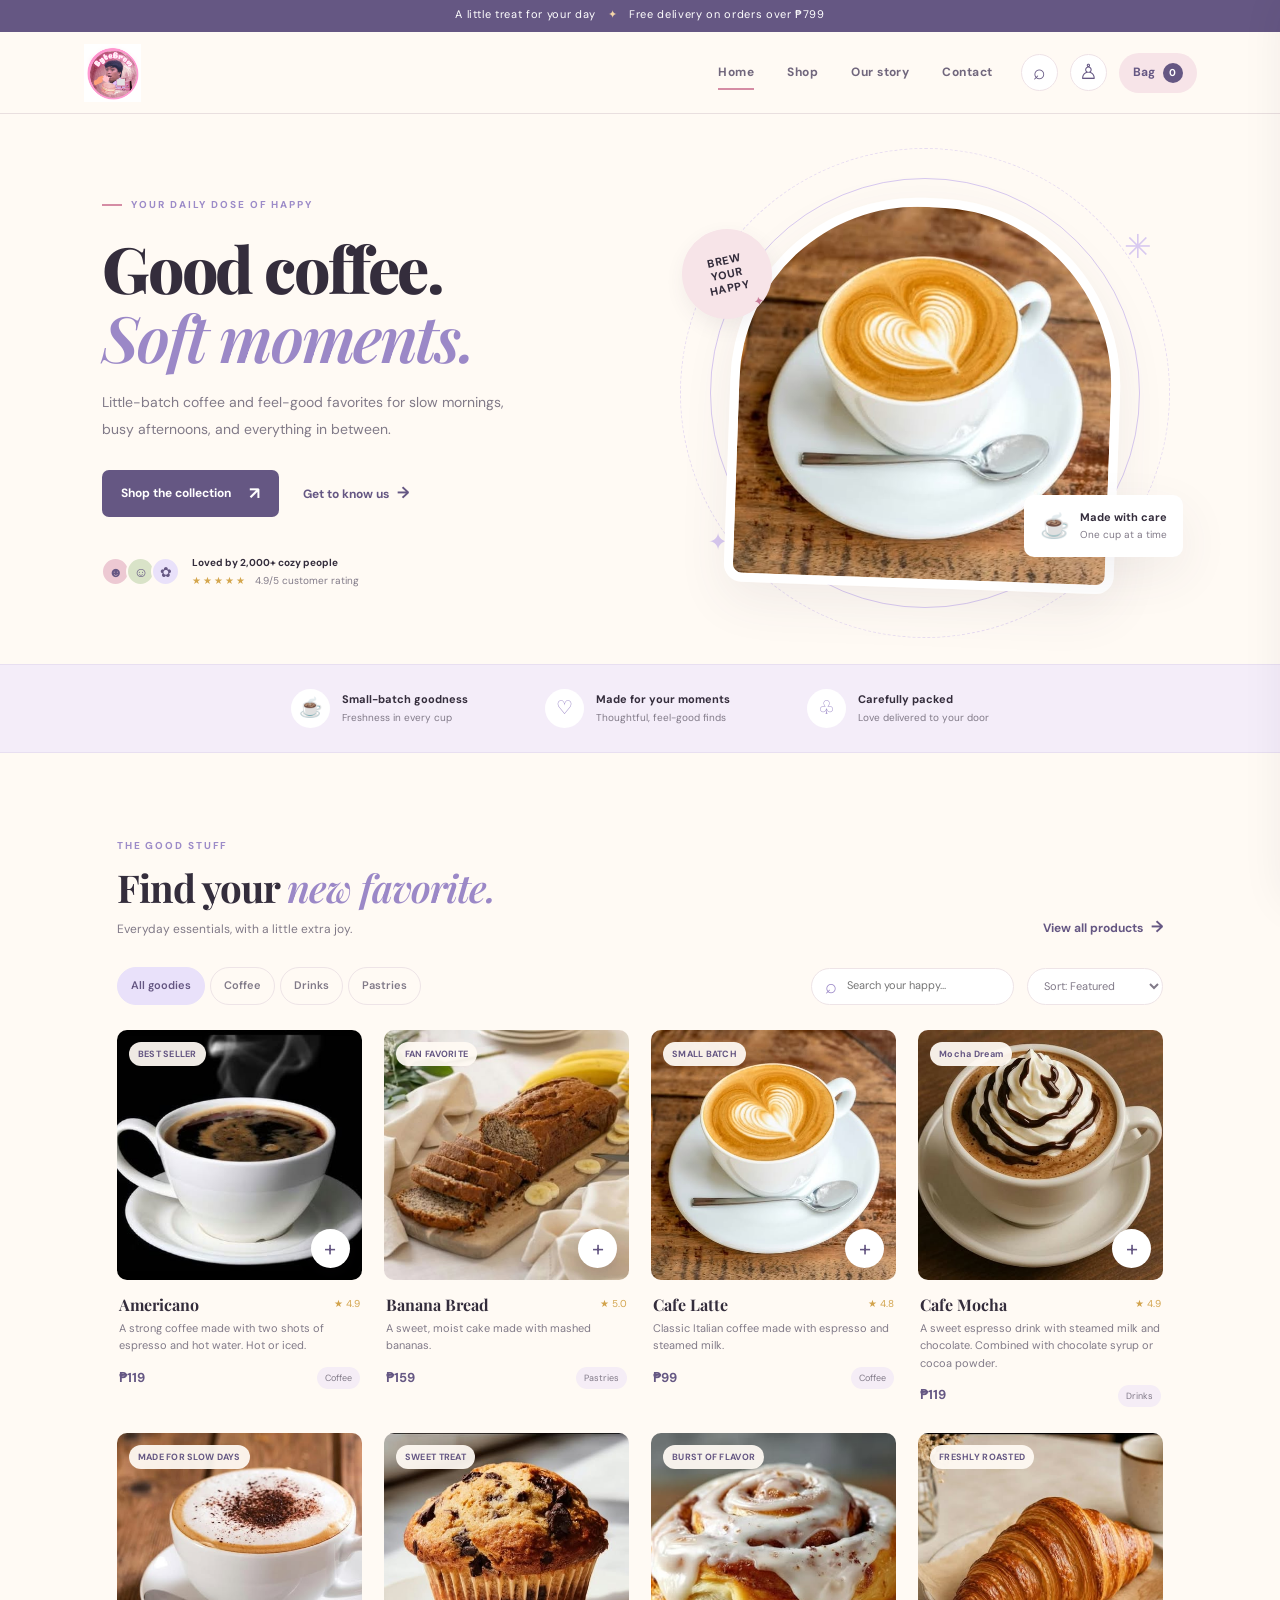
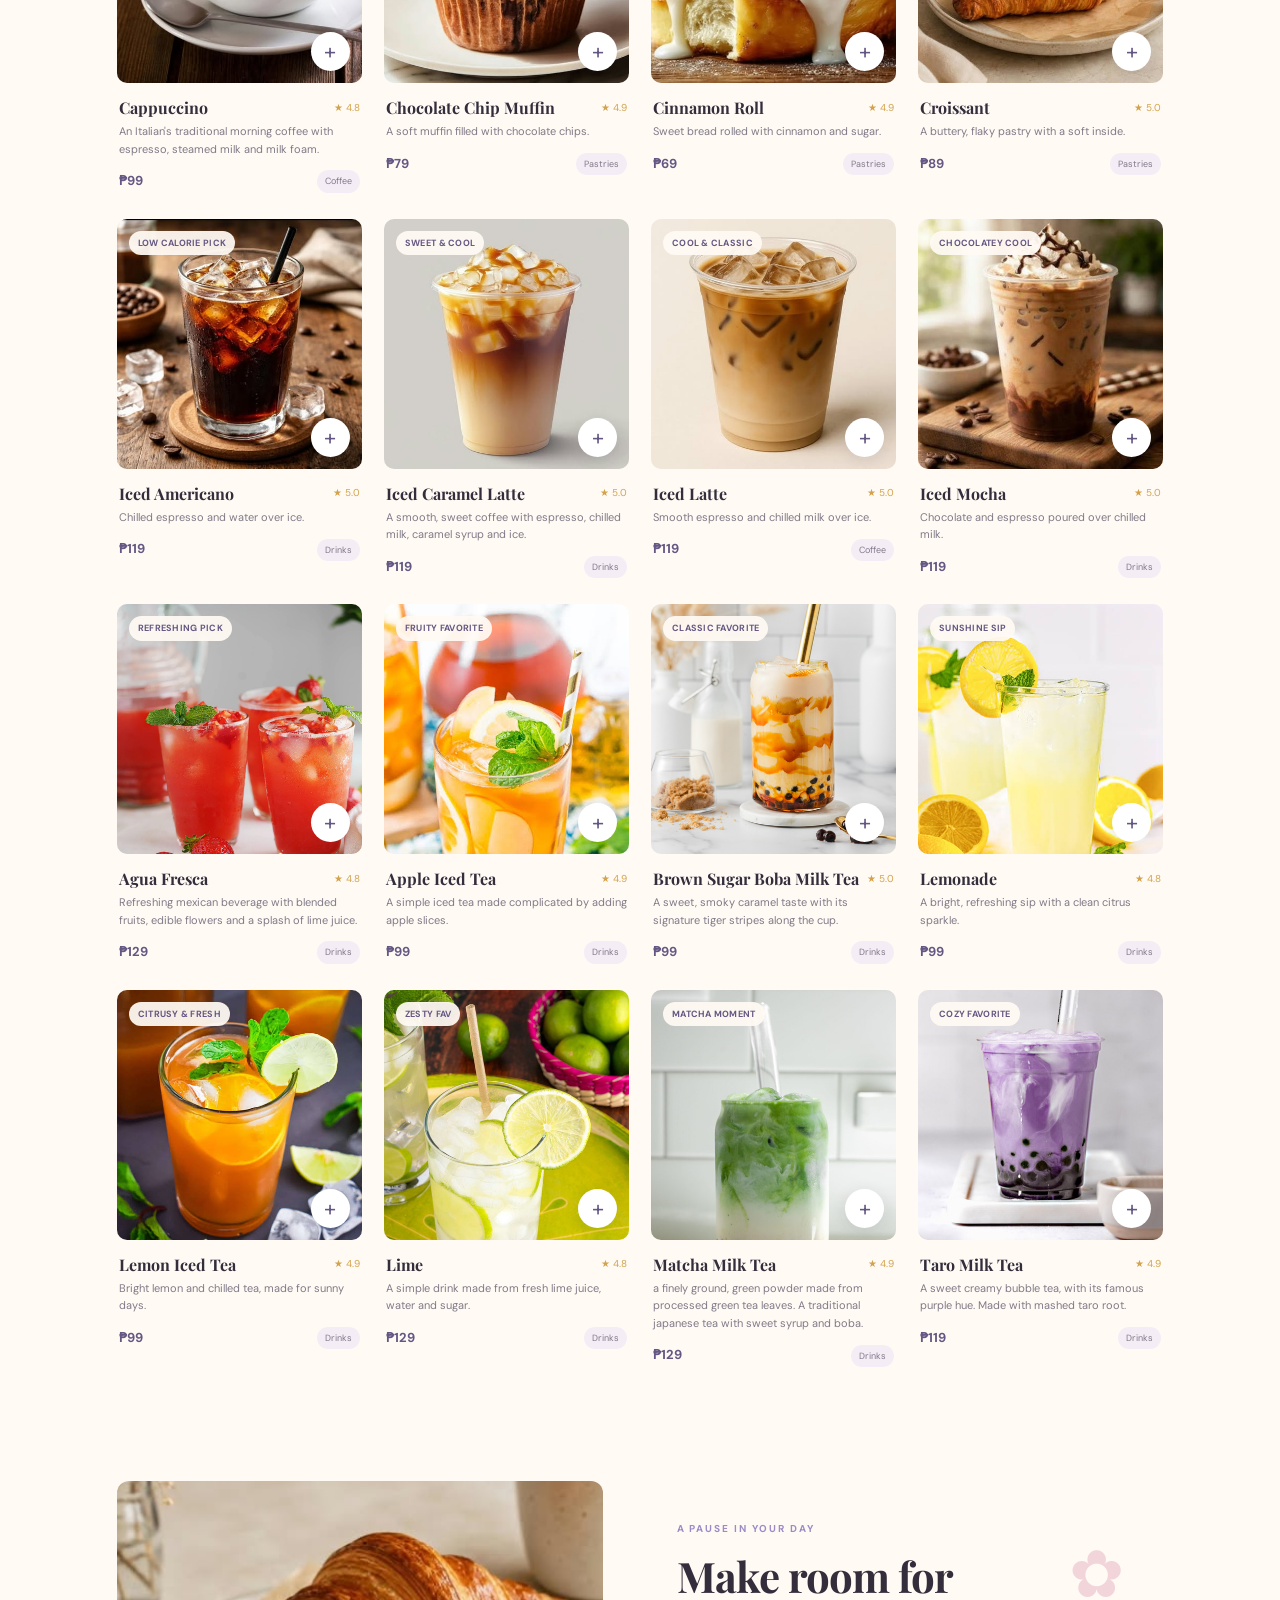
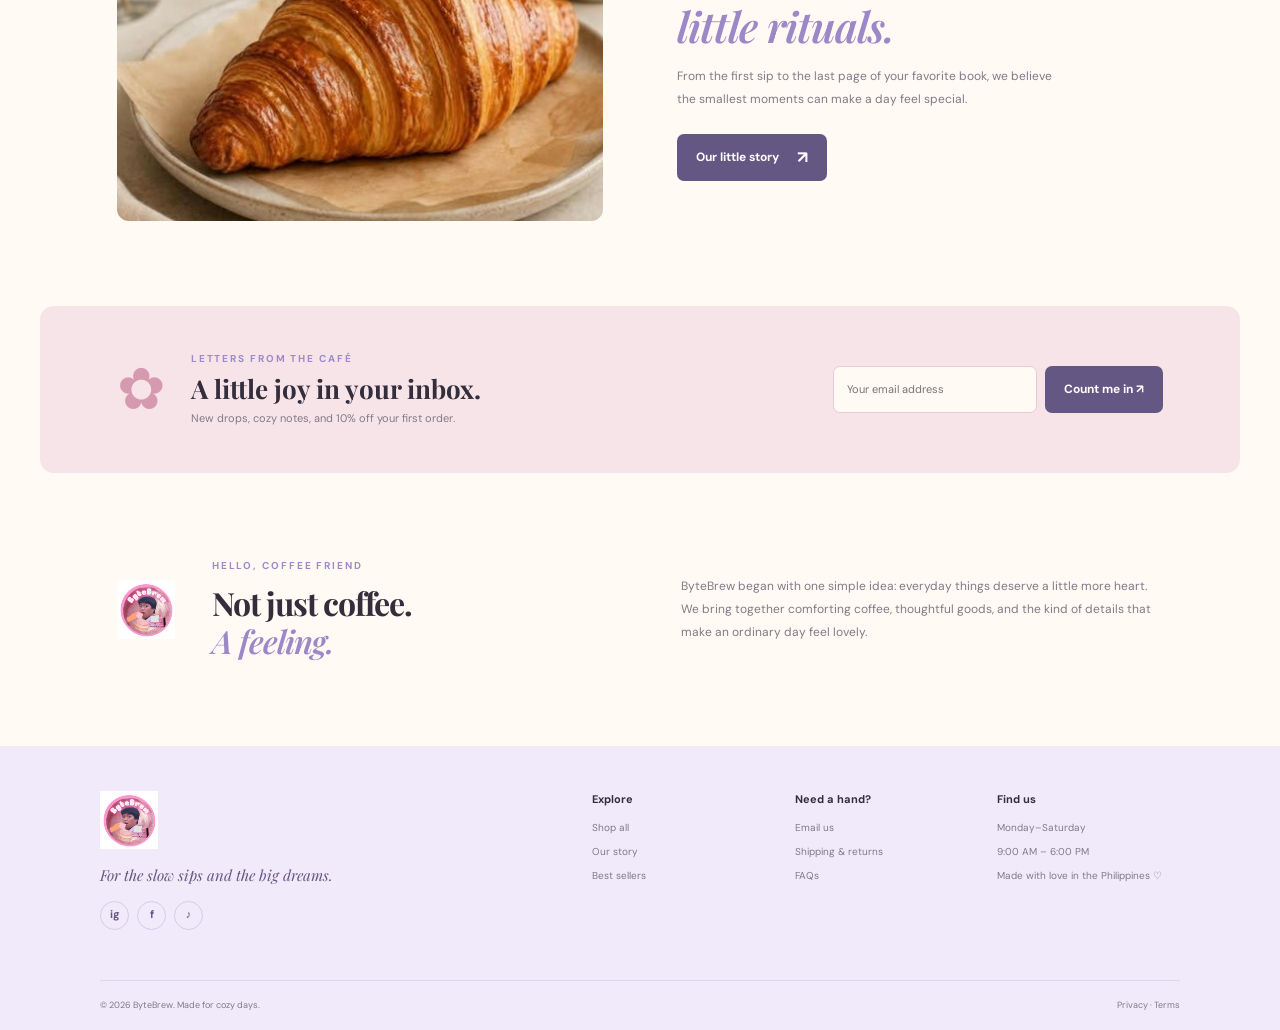
<file: bytebrew/bytebrew/byte_brew/index.html>
<!DOCTYPE html>
<html lang="en">
<head>
  <meta charset="UTF-8">
  <meta name="viewport" content="width=device-width, initial-scale=1.0">
  <meta name="theme-color" content="#f7efff">
  <title>ByteBrew — Coffee, made cozy</title>
  <link rel="preconnect" href="https://fonts.googleapis.com">
  <link rel="preconnect" href="https://fonts.gstatic.com" crossorigin>
  <link href="https://fonts.googleapis.com/css2?family=DM+Sans:wght@400;500;600;700&family=Playfair+Display:wght@600;700;800&display=swap" rel="stylesheet">
  <link rel="stylesheet" href="styles.css">
</head>
<body>
  
  <!-- Announcement Bar -->
  <div class="announcement">
    A little treat for your day <span>✦</span> Free delivery on orders over ₱799
  </div>

  <!-- Site Header -->
  <header class="site-header">
    <a class="brand" href="#home" aria-label="ByteBrew home">
      <img class="brand-logo" src="../logo.png" alt="ByteBrew">
    </a>
    
    <button class="menu-toggle" id="menuToggle" aria-label="Toggle navigation" aria-expanded="false">☰</button>
    
    <nav class="main-nav" id="mainNav">
      <a class="nav-link active" href="#home">Home</a>
      <a class="nav-link" href="#shop">Shop</a>
      <a class="nav-link" href="#about">Our story</a>
      <a class="nav-link" href="#contact">Contact</a>
    </nav>
    
    <div class="header-actions">
      <button class="icon-button" id="searchToggle" aria-label="Search products" title="Search">⌕</button>
      <button class="icon-button account-button" id="accountOpen" aria-label="Open account" title="Account"><span aria-hidden="true">♙</span><span id="accountUsername" hidden></span></button>
      <button class="cart-button" id="cartOpen" aria-label="Open shopping cart">Bag <span id="cartCount">0</span></button>
    </div>
  </header>

  <main>
    
    <!-- Hero Section -->
    <section class="hero" id="home">
      <div class="hero-copy">
        <div class="eyebrow"><span></span> YOUR DAILY DOSE OF HAPPY</div>
        <h1>Good coffee.<br><em>Soft moments.</em></h1>
        <p>Little-batch coffee and feel-good favorites for slow mornings, busy afternoons, and everything in between.</p>
        <div class="hero-buttons">
          <a class="button button-dark" href="#shop">Shop the collection <span>↗</span></a>
          <a class="text-link" href="#about">Get to know us <span>→</span></a>
        </div>
        <div class="hero-proof">
          <div class="avatar-stack"><span>☻</span><span>☺</span><span>✿</span></div>
          <div><strong>Loved by 2,000+ cozy people</strong><small>★★★★★ <span>4.9/5 customer rating</span></small></div>
        </div>
      </div>
      <div class="hero-art">
        <div class="art-orbit orbit-one"></div>
        <div class="art-orbit orbit-two"></div>
        <div class="hero-sticker">BREW<br>YOUR<br>HAPPY <span>✦</span></div>
        <div class="hero-photo">
          <img src="../cafelatte.jpg" alt="Freshly brewed café latte">
        </div>
        <div class="floating-note">
          <span>☕</span>
          <div><strong>Made with care</strong><small>One cup at a time</small></div>
        </div>
        <div class="sparkle sparkle-a">✳</div>
        <div class="sparkle sparkle-b">✦</div>
      </div>
    </section>

    <!-- Benefits Section -->
    <section class="benefits" aria-label="Our promises">
      <div>
        <span class="benefit-icon">☕</span>
        <div><strong>Small-batch goodness</strong><small>Freshness in every cup</small></div>
      </div>
      <div>
        <span class="benefit-icon">♡</span>
        <div><strong>Made for your moments</strong><small>Thoughtful, feel-good finds</small></div>
      </div>
      <div>
        <span class="benefit-icon">♧</span>
        <div><strong>Carefully packed</strong><small>Love delivered to your door</small></div>
      </div>
    </section>

    <!-- Shop Section -->
    <section class="shop-section section-wrap" id="shop">
      <div class="section-heading">
        <div>
          <div class="eyebrow">THE GOOD STUFF</div>
          <h2>Find your <em>new favorite.</em></h2>
          <p>Everyday essentials, with a little extra joy.</p>
        </div>
        <a href="products.html" class="text-link desktop-link">View all products <span>→</span></a>
      </div>
      <div class="shop-tools">
        <div class="category-tabs" id="categoryTabs" role="group" aria-label="Filter products">
          <button class="category-tab selected" data-category="All">All goodies</button>
          <button class="category-tab" data-category="Coffee">Coffee</button>
          <button class="category-tab" data-category="Drinks">Drinks</button>
          <button class="category-tab" data-category="Pastries">Pastries</button>
        </div>
        <label class="search-box" id="searchBox">
          <span>⌕</span>
          <input type="search" id="searchInput" placeholder="Search your happy..." aria-label="Search products">
        </label>
        <select id="sortSelect" aria-label="Sort products">
          <option value="featured">Sort: Featured</option>
          <option value="low">Price: Low to high</option>
          <option value="high">Price: High to low</option>
        </select>
      </div>
      <div class="product-grid" id="productGrid"></div>
      <p class="empty-state" id="emptyState" hidden>No goodies found. Try another search. ♡</p>
    </section>

    <!-- Feature Banner Section -->
    <section class="feature-banner section-wrap">
      <div class="feature-image">
        <img src="../croissant.jpg" alt="Freshly baked croissant">
      </div>
      <div class="feature-copy">
        <div class="eyebrow">A PAUSE IN YOUR DAY</div>
        <h2>Make room for<br><em>little rituals.</em></h2>
        <p>From the first sip to the last page of your favorite book, we believe the smallest moments can make a day feel special.</p>
        <a class="button button-dark" href="#about">Our little story <span>↗</span></a>
        <span class="feature-doodle">✿</span>
      </div>
    </section>

    <!-- Newsletter Section -->
    <section class="newsletter section-wrap">
      <div class="newsletter-flower">✿</div>
      <div>
        <div class="eyebrow">LETTERS FROM THE CAFÉ</div>
        <h2>A little joy in your inbox.</h2>
        <p>New drops, cozy notes, and 10% off your first order.</p>
      </div>
      <form id="newsletterForm" class="newsletter-form">
        <label class="sr-only" for="newsletterEmail">Email address</label>
        <input type="email" id="newsletterEmail" placeholder="Your email address" required>
        <button class="button button-dark" type="submit">Count me in ↗</button>
      </form>
      <p class="newsletter-message" id="newsletterMessage" aria-live="polite"></p>
    </section>

    <!-- About Section -->
    <section class="about-section section-wrap" id="about">
      <img class="about-logo" src="../logo.png" alt="">
      <div>
        <div class="eyebrow">HELLO, COFFEE FRIEND</div>
        <h2>Not just coffee.<br><em>A feeling.</em></h2>
      </div>
      <p>ByteBrew began with one simple idea: everyday things deserve a little more heart. We bring together comforting coffee, thoughtful goods, and the kind of details that make an ordinary day feel lovely.</p>
    </section>

  </main>

  <!-- Site Footer -->
  <footer id="contact" class="site-footer">
    <div class="footer-main">
      <a class="brand footer-brand" href="#home">
        <img class="brand-logo" src="../logo.png" alt="ByteBrew">
      </a>
      <p>For the slow sips and the big dreams.</p>
      <div class="socials">
        <a href="#contact" aria-label="Instagram">ig</a>
        <a href="#contact" aria-label="Facebook">f</a>
        <a href="#contact" aria-label="TikTok">♪</a>
      </div>
    </div>
    <div class="footer-links">
      <div>
        <strong>Explore</strong>
        <a href="products.html">Shop all</a>
        <a href="#about">Our story</a>
        <a href="#shop">Best sellers</a>
      </div>
      <div>
        <strong>Need a hand?</strong>
        <a href="mailto:hello@bytebrew.example">Email us</a>
        <a href="#contact">Shipping & returns</a>
        <a href="#contact">FAQs</a>
      </div>
      <div>
        <strong>Find us</strong>
        <span>Monday–Saturday</span>
        <span>9:00 AM – 6:00 PM</span>
        <span>Made with love in the Philippines ♡</span>
      </div>
    </div>
    <div class="footer-bottom">
      <span>© 2026 ByteBrew. Made for cozy days.</span>
      <span>Privacy · Terms</span>
    </div>
  </footer>

  <!-- Overlay & Cart Drawer -->
  <div class="overlay" id="overlay"></div>
  <aside class="cart-drawer" id="cartDrawer" aria-label="Shopping cart" aria-hidden="true">
    <div class="drawer-head">
      <div>
        <span class="eyebrow">YOUR LITTLE HAUL</span>
        <h2>Shopping bag <span id="drawerCount">(0)</span></h2>
      </div>
      <button class="close-button" data-close aria-label="Close cart">×</button>
    </div>
    <div class="cart-items" id="cartItems"></div>
    <div class="cart-empty" id="cartEmpty">
      <span>♡</span>
      <h3>Your bag feels lonely.</h3>
      <p>Add something lovely to get started.</p>
      <button class="button button-dark" id="continueShopping">Explore goodies</button>
    </div>
    <div class="cart-summary" id="cartSummary">
      <div><span>Subtotal</span><strong id="cartSubtotal">₱0</strong></div>
      <small>Shipping and taxes are calculated at checkout.</small>
      <button class="button button-dark checkout-button" id="checkoutOpen">Continue to checkout <span>→</span></button>
    </div>
  </aside>

  <!-- Account Modal -->
  <dialog class="modal" id="accountModal">
    <button class="close-button modal-close" data-dialog-close aria-label="Close account">×</button>
    <img class="modal-logo" src="../logo.png" alt="">
    <div class="eyebrow">WELCOME, FRIEND</div>
    <h2 id="accountHeading">Come on in.</h2>
    <p class="modal-intro" id="accountIntro">Sign in to keep your favorite goodies close.</p>
    <form id="accountForm" class="stack-form">
      <div class="signup-fields" id="signupFields" hidden>
        <div class="form-two">
          <label>First name<input name="firstName" required autocomplete="given-name" disabled></label>
          <label>Last name<input name="lastName" required autocomplete="family-name" disabled></label>
        </div>
        <label>Date of birth<input name="dateOfBirth" type="date" required autocomplete="bday" disabled></label>
        <label>Street address<input name="streetAddress" required autocomplete="address-line1" disabled></label>
        <div class="form-two">
          <label>City<input name="city" required autocomplete="address-level2" disabled></label>
          <label>Province<input name="province" required autocomplete="address-level1" disabled></label>
        </div>
        <div class="form-two">
          <label>Postal code<input name="postalCode" required autocomplete="postal-code" disabled></label>
          <label>Country<input name="country" required autocomplete="country-name" disabled></label>
        </div>
        <label>Phone number<input name="phoneNumber" type="tel" required autocomplete="tel" placeholder="+63 9XX XXX XXXX" disabled></label>
        <label>Preferred username<input name="username" required autocomplete="username" disabled></label>
      </div>
      <label>Email address<input id="accountEmail" name="email" type="email" required autocomplete="email" placeholder="you@example.com"></label>
      <label>Password<input id="accountPassword" name="password" type="password" minlength="8" required autocomplete="current-password" placeholder="At least 8 characters"></label>
      <label id="confirmPasswordField" hidden>Confirm password<input id="confirmPassword" name="confirmPassword" type="password" minlength="8" autocomplete="new-password" disabled></label>
      <button class="button button-dark" id="accountSubmit" type="submit">Sign in ↗</button>
    </form>
    <p class="form-note" id="accountSwitchPrompt">New to ByteBrew? <a class="text-link" id="accountSwitchLink" href="#signup">Sign up</a></p>
    <p class="form-note" id="accountMessage" aria-live="polite">Demo account data is saved only in this browser. Do not use a real password.</p>
    <section class="account-profile" id="accountProfile" hidden aria-labelledby="profileHeading">
      <div class="eyebrow">YOUR BYTEBREW PROFILE</div>
      <h2 id="profileHeading"></h2>
      <dl class="profile-details" id="profileDetails"></dl>
      <button class="button button-dark" id="accountSignOut" type="button">Sign out</button>
    </section>
  </dialog>

  <!-- Checkout Modal -->
  <dialog class="modal checkout-modal" id="checkoutModal">
    <button class="close-button modal-close" data-dialog-close aria-label="Close checkout">×</button>
    <div class="eyebrow">ALMOST YOURS</div>
    <h2>Let's get it <em>to you.</em></h2>
    <p class="modal-intro">Fill in your delivery details to place a demo order.</p>
    <form id="checkoutForm" class="stack-form">
      <div class="form-two">
        <label>First name<input name="firstName" required autocomplete="given-name"></label>
        <label>Last name<input name="lastName" required autocomplete="family-name"></label>
      </div>
      <label>Email address<input type="email" name="email" required autocomplete="email" placeholder="you@example.com"></label>
      <label>Delivery address<textarea name="address" required rows="2" placeholder="House no., street, barangay, city"></textarea></label>
      <div class="form-two">
        <label>Payment method
          <select name="payment" required>
            <option value="Cash on Delivery">Cash on Delivery</option>
            <option value="GCash">GCash (demo)</option>
            <option value="Bank Transfer">Bank transfer (demo)</option>
          </select>
        </label>
        <label>Phone number<input name="phone" required inputmode="tel" placeholder="09XX XXX XXXX"></label>
      </div>
      <div class="checkout-total"><span>Order total</span><strong id="checkoutTotal">₱0</strong></div>
      <button class="button button-dark" type="submit">Place demo order <span>♡</span></button>
      <p class="form-note">This is a front-end demo. No real payment will be processed.</p>
    </form>
  </dialog>

  <!-- Success Modal -->
  <dialog class="modal success-modal" id="successModal">
    <div class="success-icon">✓</div>
    <div class="eyebrow">ORDER RECEIVED</div>
    <h2>Thanks for the love!</h2>
    <p id="successMessage">Your demo order has been placed.</p>
    <button class="button button-dark" id="successClose">Back to browsing ↗</button>
  </dialog>

  <!-- Toast Notification -->
  <div class="toast" id="toast" role="status" aria-live="polite"></div>

  <!-- Script -->
  <script src="script.js"></script>
</body>
</html>
</file>
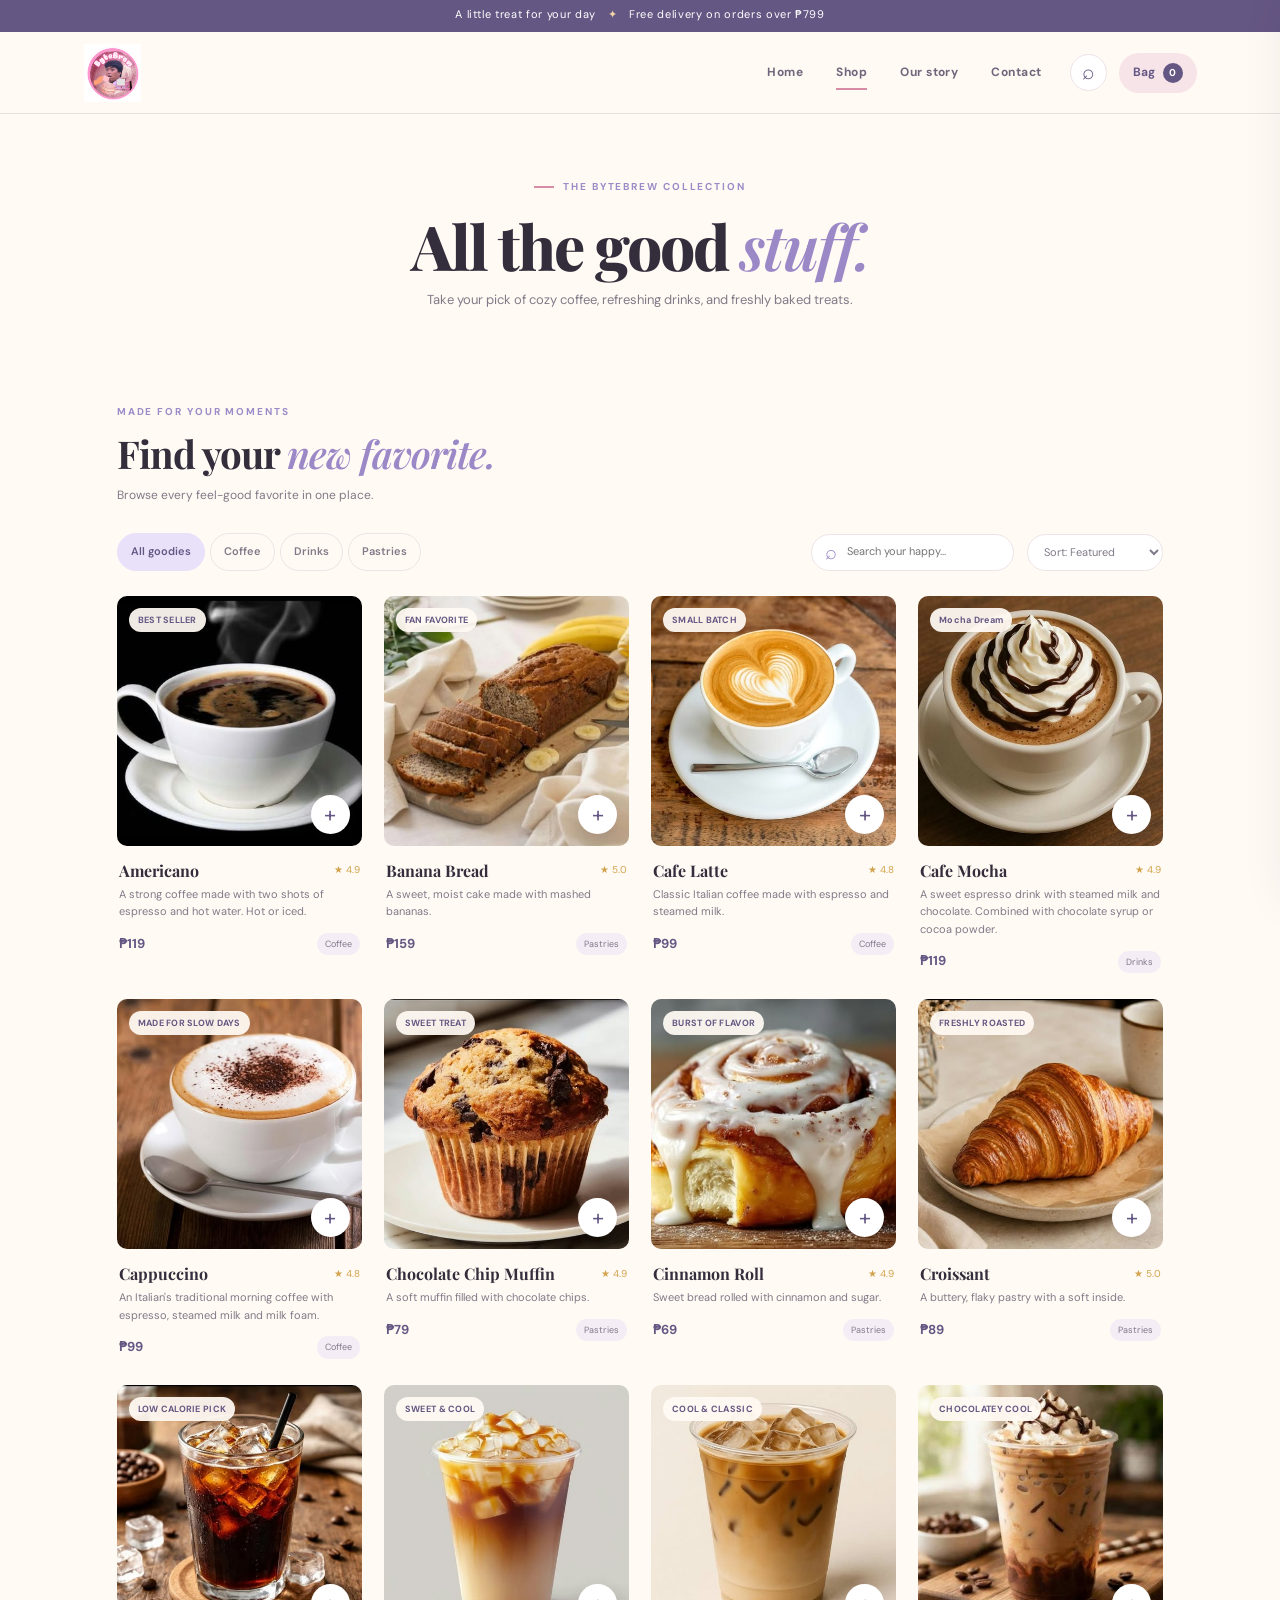
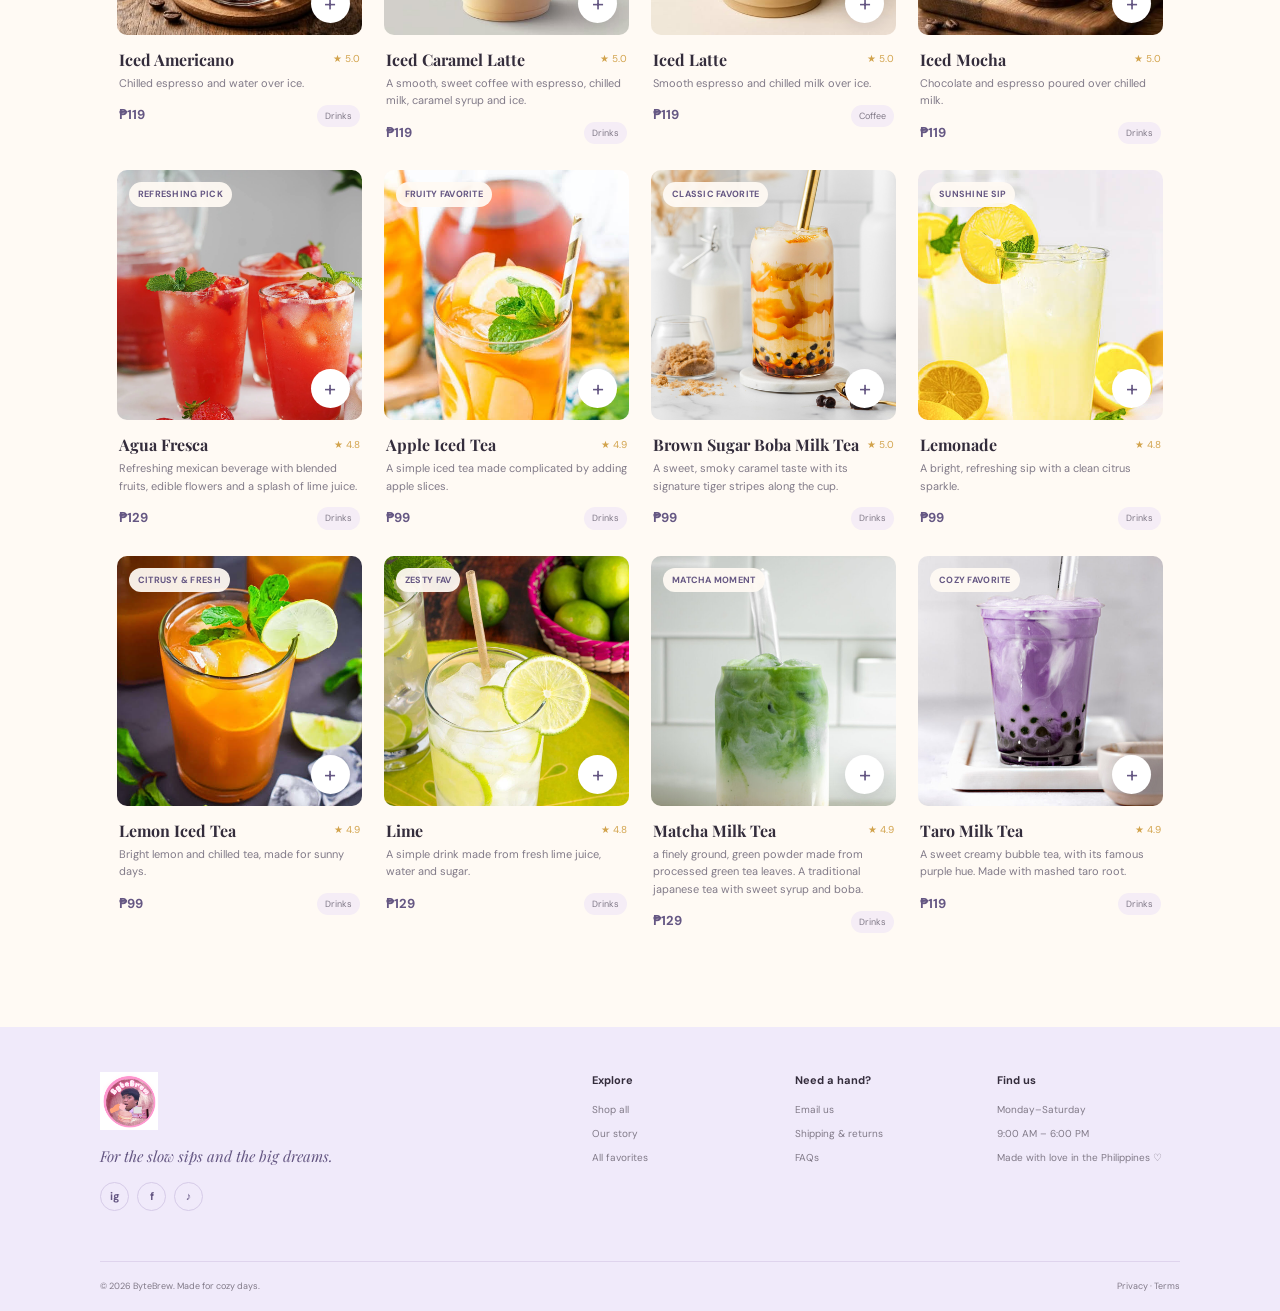
<file: bytebrew/bytebrew/byte_brew/products.html>
<!DOCTYPE html>
<html lang="en">
<head>
  <meta charset="UTF-8">
  <meta name="viewport" content="width=device-width, initial-scale=1.0">
  <meta name="theme-color" content="#f7efff">
  <title>Shop All Products — ByteBrew</title>
  <link rel="preconnect" href="https://fonts.googleapis.com">
  <link rel="preconnect" href="https://fonts.gstatic.com" crossorigin>
  <link href="https://fonts.googleapis.com/css2?family=DM+Sans:wght@400;500;600;700&family=Playfair+Display:wght@600;700;800&display=swap" rel="stylesheet">
  <link rel="stylesheet" href="styles.css">
</head>
<body>
  <div class="announcement">
    A little treat for your day <span>✦</span> Free delivery on orders over ₱799
  </div>

  <header class="site-header">
    <a class="brand" href="index.html#home" aria-label="ByteBrew home">
      <img class="brand-logo" src="../logo.png" alt="ByteBrew">
    </a>
    <button class="menu-toggle" id="menuToggle" aria-label="Toggle navigation" aria-expanded="false">☰</button>
    <nav class="main-nav" id="mainNav">
      <a class="nav-link" href="index.html#home">Home</a>
      <a class="nav-link active" href="products.html">Shop</a>
      <a class="nav-link" href="index.html#about">Our story</a>
      <a class="nav-link" href="index.html#contact">Contact</a>
    </nav>
    <div class="header-actions">
      <button class="icon-button" id="searchToggle" aria-label="Focus product search" title="Search">⌕</button>
      <button class="cart-button" id="cartOpen" aria-label="Open shopping cart">Bag <span id="cartCount">0</span></button>
    </div>
  </header>

  <main>
    <section class="catalog-hero">
      <div class="eyebrow"><span></span> THE BYTEBREW COLLECTION</div>
      <h1>All the good <em>stuff.</em></h1>
      <p>Take your pick of cozy coffee, refreshing drinks, and freshly baked treats.</p>
    </section>

    <section class="shop-section section-wrap catalog-section" id="shop">
      <div class="section-heading">
        <div>
          <div class="eyebrow">MADE FOR YOUR MOMENTS</div>
          <h2>Find your <em>new favorite.</em></h2>
          <p>Browse every feel-good favorite in one place.</p>
        </div>
      </div>
      <div class="shop-tools">
        <div class="category-tabs" id="categoryTabs" role="group" aria-label="Filter products">
          <button class="category-tab selected" data-category="All">All goodies</button>
          <button class="category-tab" data-category="Coffee">Coffee</button>
          <button class="category-tab" data-category="Drinks">Drinks</button>
          <button class="category-tab" data-category="Pastries">Pastries</button>
        </div>
        <label class="search-box" id="searchBox">
          <span>⌕</span>
          <input type="search" id="searchInput" placeholder="Search your happy..." aria-label="Search products">
        </label>
        <select id="sortSelect" aria-label="Sort products">
          <option value="featured">Sort: Featured</option>
          <option value="low">Price: Low to high</option>
          <option value="high">Price: High to low</option>
        </select>
      </div>
      <div class="product-grid" id="productGrid"></div>
      <p class="empty-state" id="emptyState" hidden>No goodies found. Try another search. ♡</p>
    </section>
  </main>

  <footer id="contact" class="site-footer">
    <div class="footer-main">
      <a class="brand footer-brand" href="index.html#home">
        <img class="brand-logo" src="../logo.png" alt="ByteBrew">
      </a>
      <p>For the slow sips and the big dreams.</p>
      <div class="socials">
        <a href="index.html#contact" aria-label="Instagram">ig</a>
        <a href="index.html#contact" aria-label="Facebook">f</a>
        <a href="index.html#contact" aria-label="TikTok">♪</a>
      </div>
    </div>
    <div class="footer-links">
      <div>
        <strong>Explore</strong>
        <a href="products.html">Shop all</a>
        <a href="index.html#about">Our story</a>
        <a href="products.html">All favorites</a>
      </div>
      <div>
        <strong>Need a hand?</strong>
        <a href="mailto:hello@bytebrew.example">Email us</a>
        <a href="index.html#contact">Shipping & returns</a>
        <a href="index.html#contact">FAQs</a>
      </div>
      <div>
        <strong>Find us</strong>
        <span>Monday–Saturday</span>
        <span>9:00 AM – 6:00 PM</span>
        <span>Made with love in the Philippines ♡</span>
      </div>
    </div>
    <div class="footer-bottom">
      <span>© 2026 ByteBrew. Made for cozy days.</span>
      <span>Privacy · Terms</span>
    </div>
  </footer>

  <div class="overlay" id="overlay"></div>
  <aside class="cart-drawer" id="cartDrawer" aria-label="Shopping cart" aria-hidden="true">
    <div class="drawer-head">
      <div>
        <span class="eyebrow">YOUR LITTLE HAUL</span>
        <h2>Shopping bag <span id="drawerCount">(0)</span></h2>
      </div>
      <button class="close-button" data-close aria-label="Close cart">×</button>
    </div>
    <div class="cart-items" id="cartItems"></div>
    <div class="cart-empty" id="cartEmpty">
      <span>♡</span>
      <h3>Your bag feels lonely.</h3>
      <p>Add something lovely to get started.</p>
      <button class="button button-dark" id="continueShopping">Explore goodies</button>
    </div>
    <div class="cart-summary" id="cartSummary">
      <div><span>Subtotal</span><strong id="cartSubtotal">₱0</strong></div>
      <small>Shipping and taxes are calculated at checkout.</small>
      <button class="button button-dark checkout-button" id="checkoutOpen">Continue to checkout <span>→</span></button>
    </div>
  </aside>

  <dialog class="modal checkout-modal" id="checkoutModal">
    <button class="close-button modal-close" data-dialog-close aria-label="Close checkout">×</button>
    <div class="eyebrow">ALMOST YOURS</div>
    <h2>Let's get it <em>to you.</em></h2>
    <p class="modal-intro">Fill in your delivery details to place a demo order.</p>
    <form id="checkoutForm" class="stack-form">
      <div class="form-two">
        <label>First name<input name="firstName" required autocomplete="given-name"></label>
        <label>Last name<input name="lastName" required autocomplete="family-name"></label>
      </div>
      <label>Email address<input type="email" name="email" required autocomplete="email" placeholder="you@example.com"></label>
      <label>Delivery address<textarea name="address" required rows="2" placeholder="House no., street, barangay, city"></textarea></label>
      <div class="form-two">
        <label>Payment method
          <select name="payment" required>
            <option value="Cash on Delivery">Cash on Delivery</option>
            <option value="GCash">GCash (demo)</option>
            <option value="Bank Transfer">Bank transfer (demo)</option>
          </select>
        </label>
        <label>Phone number<input name="phone" required inputmode="tel" placeholder="09XX XXX XXXX"></label>
      </div>
      <div class="checkout-total"><span>Order total</span><strong id="checkoutTotal">₱0</strong></div>
      <button class="button button-dark" type="submit">Place demo order <span>♡</span></button>
      <p class="form-note">This is a front-end demo. No real payment will be processed.</p>
    </form>
  </dialog>

  <dialog class="modal success-modal" id="successModal">
    <div class="success-icon">✓</div>
    <div class="eyebrow">ORDER RECEIVED</div>
    <h2>Thanks for the love!</h2>
    <p id="successMessage">Your demo order has been placed.</p>
    <button class="button button-dark" id="successClose">Back to browsing ↗</button>
  </dialog>
  <div class="toast" id="toast" role="status" aria-live="polite"></div>
  <script src="script.js"></script>
</body>
</html>
</file>
<file: bytebrew/bytebrew/byte_brew/styles.css>
@import url('https://fonts.googleapis.com/css2?family=DM+Sans:wght@400;500;600;700&family=Playfair+Display:ital,wght@0,600;0,700;0,800;1,600;1,700&display=swap');
:root {
    --cream:#fffaf4;
    --pink:#f7e4e8;
    --pink-deep:#edc9d3;
    --lavender:#e9e1fa;
    --lavender-deep:#9c8bc8;
    --purple:#655783;
    --ink:#342d3c;
    --muted:#817a88;
    --green:#71885b;
    --white:#fff;
    --shadow:0 18px 50px #51415b14;
    --serif:"Playfair Display",Georgia,serif;
    --sans:"DM Sans",Arial,sans-serif;
}

* {
    box-sizing:border-box;
}

html {
    scroll-behavior:smooth;
    scroll-padding-top:95px;
}

body {
    margin:0;
    background:var(--cream);
    color:var(--ink);
    font-family:var(--sans);
    font-size:14px;
    line-height:1.6;
}

button,input,select,textarea {
    font:inherit;
}

button,a {
    -webkit-tap-highlight-color:transparent;
}

a {
    color:inherit;
    text-decoration:none;
}

button {
    cursor:pointer;
}

.announcement {
    height:32px;
    background:var(--purple);
    color:#fff;
    text-align:center;
    font-size:11px;
    letter-spacing:.06em;
    padding:6px 12px;
}

.announcement span {
    color:#f4d5a8;
    margin:0 8px;
}

.site-header {
    height:82px;
    display:flex;
    align-items:center;
    justify-content:space-between;
    gap:28px;
    padding:0 6.5%;
    background:#fffaf4ed;
    backdrop-filter:blur(12px);
    position:sticky;
    top:0;
    z-index:20;
    border-bottom:1px solid #e9dfdf;
}

.brand {
    display:flex;
    align-items:center;
    gap:10px;
    flex-shrink:0;
}

.brand-logo {
    display:block;
    width:58px;
    height:58px;
    object-fit:contain;
}

.main-nav {
    display:flex;
    align-items:center;
    gap:33px;
    margin-left:auto;
}

.nav-link {
    font-size:12px;
    color:#71677d;
    font-weight:700;
    letter-spacing:.04em;
    position:relative;
    padding:8px 0;
}

.nav-link:after {
    content:"";
    position:absolute;
    left:0;
    bottom:0;
    width:0;
    height:2px;
    background:#d58ca4;
    transition:.25s;
}

.nav-link:hover:after,.nav-link.active:after {
    width:100%;
}

.header-actions {
    display:flex;
    align-items:center;
    gap:12px;
}

.icon-button {
    width:37px;
    height:37px;
    border:1px solid #eee2e6;
    background:#fff;
    border-radius:50%;
    font-size:21px;
    color:var(--purple);
    display:grid;
    place-items:center;
}

.account-button.is-signed-in {
    width:auto;
    max-width:150px;
    padding:0 12px;
    border-radius:20px;
    font-size:12px;
    font-weight:700;
    white-space:nowrap;
}

.account-button.is-signed-in #accountUsername {
    overflow:hidden;
    text-overflow:ellipsis;
}

.cart-button {
    border:0;
    background:var(--pink);
    padding:10px 14px;
    border-radius:25px;
    color:var(--purple);
    font-weight:700;
    font-size:12px;
}

.cart-button span {
    display:inline-grid;
    place-items:center;
    background:var(--purple);
    color:#fff;
    border-radius:50%;
    width:20px;
    height:20px;
    margin-left:5px;
    font-size:10px;
}

.menu-toggle {
    display:none;
    border:0;
    background:none;
    font-size:23px;
    color:var(--purple);
}

.hero {
    max-width:1300px;
    margin:auto;
    min-height:550px;
    padding:68px 8% 60px;
    display:grid;
    grid-template-columns:1fr 1fr;
    align-items:center;
    gap:6%;
    overflow:hidden;
}

.hero-copy {
    position:relative;
    z-index:2;
}

.eyebrow {
    font-size:10px;
    font-weight:700;
    letter-spacing:.19em;
    color:var(--lavender-deep);
    display:flex;
    align-items:center;
    gap:9px;
}

.eyebrow>span {
    width:20px;
    height:2px;
    background:#d58ca4;
    display:inline-block;
}

.hero h1 {
    font:800 clamp(44px,5vw,70px)/1.08 var(--serif);
    letter-spacing:-2.4px;
    margin:20px 0 18px;
}

.hero h1 em,.section-heading h2 em,.feature-copy h2 em,.about-section h2 em,.checkout-modal h2 em {
    color:#9b88c7;
    font-weight:600;
}

.hero-copy>p,.feature-copy>p {
    max-width:435px;
    color:var(--muted);
    font-size:14px;
    line-height:1.9;
}

.hero-buttons {
    display:flex;
    align-items:center;
    gap:24px;
    margin-top:27px;
}

.button {
    border:0;
    display:inline-flex;
    align-items:center;
    justify-content:center;
    gap:18px;
    padding:14px 19px;
    border-radius:7px;
    font-weight:700;
    font-size:12px;
    transition:transform .2s,box-shadow .2s;
}

.button:hover {
    transform:translateY(-2px);
    box-shadow:0 8px 22px #51415b1f;
}

.button-dark {
    background:var(--purple);
    color:#fff;
}

.button-dark span {
    font-size:17px;
    line-height:1;
}

.text-link {
    font-size:12px;
    font-weight:700;
    color:var(--purple);
    white-space:nowrap;
}

.text-link span {
    margin-left:5px;
    font-size:16px;
}

.hero-proof {
    display:flex;
    align-items:center;
    gap:12px;
    margin-top:38px;
}

.avatar-stack {
    display:flex;
    padding-left:3px;
}

.avatar-stack span {
    width:29px;
    height:29px;
    border-radius:50%;
    display:grid;
    place-items:center;
    background:var(--pink-deep);
    border:2px solid var(--cream);
    margin-left:-4px;
    color:var(--purple);
}

.avatar-stack span:nth-child(2) {
    background:#d9e3c8;
}

.avatar-stack span:nth-child(3) {
    background:var(--lavender);
}

.hero-proof strong,.hero-proof small {
    display:block;
    font-size:10px;
}

.hero-proof small {
    color:#d4a64d;
    letter-spacing:2px;
    margin-top:2px;
}

.hero-proof small span {
    color:var(--muted);
    letter-spacing:0;
    margin-left:3px;
}

.hero-art {
    min-height:400px;
    position:relative;
    display:grid;
    place-items:center;
}

.hero-photo {
    width:min(390px,90%);
    height:390px;
    border-radius:48% 48% 18px 18px;
    overflow:hidden;
    position:relative;
    z-index:1;
    box-shadow:var(--shadow);
    transform:rotate(2deg);
    border:9px solid white;
}

.hero-photo img {
    width:100%;
    height:100%;
    object-fit:cover;
}

.art-orbit {
    position:absolute;
    border:1px solid #d8c9f0;
    border-radius:50%;
    width:430px;
    height:430px;
}

.orbit-two {
    width:490px;
    height:490px;
    border-style:dashed;
    opacity:.6;
}

.hero-sticker {
    position:absolute;
    z-index:3;
    top:36px;
    left:2%;
    width:90px;
    height:90px;
    background:var(--pink);
    border-radius:50%;
    display:grid;
    place-items:center;
    text-align:center;
    font-size:11px;
    line-height:1.3;
    font-weight:800;
    letter-spacing:.06em;
    transform:rotate(-12deg);
    box-shadow:0 8px 20px #51415b14;
}

.hero-sticker span {
    position:absolute;
    bottom:5px;
    right:15px;
    color:#c97d9a;
}

.floating-note {
    position:absolute;
    z-index:4;
    bottom:36px;
    right:-1%;
    background:#fff;
    padding:12px 16px;
    border-radius:10px;
    display:flex;
    align-items:center;
    gap:10px;
    box-shadow:var(--shadow);
}

.floating-note>span {
    font-size:24px;
}

.floating-note strong,.floating-note small {
    display:block;
    font-size:11px;
}

.floating-note small {
    font-size:10px;
    color:var(--muted);
}

.sparkle {
    position:absolute;
    color:#d8c9f0;
    font-size:33px;
}

.sparkle-a {
    right:5%;
    top:7%;
}

.sparkle-b {
    left:7%;
    bottom:8%;
    font-size:24px;
}

.benefits {
    display:flex;
    justify-content:center;
    gap:clamp(24px,6vw,95px);
    padding:24px 7%;
    background:#f4edf9;
    border-top:1px solid #e8dff1;
    border-bottom:1px solid #e8dff1;
}

.benefits>div {
    display:flex;
    align-items:center;
    gap:12px;
}

.benefit-icon {
    width:39px;
    height:39px;
    border-radius:50%;
    display:grid;
    place-items:center;
    background:#fff;
    color:#9b88c7;
    font-size:19px;
}

.benefits strong,.benefits small {
    display:block;
}

.benefits strong {
    font-size:11px;
}

.benefits small {
    font-size:10px;
    color:var(--muted);
    margin-top:2px;
}

.section-wrap {
    max-width:1200px;
    margin:auto;
    padding-left:6%;
    padding-right:6%;
}

.catalog-hero {
    max-width:1200px;
    margin:auto;
    padding:65px 6% 8px;
    text-align:center;
}

.catalog-hero .eyebrow {
    justify-content:center;
}

.catalog-hero h1 {
    font:800 clamp(40px,5vw,62px)/1.1 var(--serif);
    letter-spacing:-2px;
    margin:17px 0 10px;
}

.catalog-hero h1 em {
    color:#9b88c7;
    font-weight:600;
}

.catalog-hero p {
    color:var(--muted);
    font-size:13px;
    margin:0;
}

.catalog-section {
    padding-top:48px;
}

.shop-section {
    padding-top:85px;
    padding-bottom:90px;
}

.section-heading {
    display:flex;
    justify-content:space-between;
    align-items:end;
    margin-bottom:28px;
}

.section-heading h2,.feature-copy h2,.about-section h2 {
    font:700 clamp(29px,3vw,42px)/1.2 var(--serif);
    letter-spacing:-1px;
    margin:10px 0;
}

.section-heading p {
    color:var(--muted);
    font-size:12px;
    margin:8px 0 0;
}

.shop-tools {
    display:flex;
    align-items:center;
    gap:13px;
    margin-bottom:25px;
    flex-wrap:wrap;
}

.category-tabs {
    display:flex;
    gap:5px;
    flex-wrap:wrap;
}

.category-tab {
    border:1px solid #eee4e7;
    background:transparent;
    padding:9px 13px;
    border-radius:25px;
    font-size:11px;
    color:var(--muted);
    font-weight:600;
}

.category-tab.selected,.category-tab:hover {
    background:var(--lavender);
    border-color:var(--lavender);
    color:var(--purple);
}

.search-box {
    display:flex;
    align-items:center;
    gap:8px;
    border:1px solid #eee4e7;
    background:white;
    border-radius:25px;
    padding:0 13px;
    margin-left:auto;
    height:37px;
    color:#9b88c7;
}

.search-box span {
    font-size:20px;
}

.search-box input {
    border:0;
    outline:0;
    width:155px;
    background:transparent;
    font-size:11px;
    color:var(--ink);
}

#sortSelect {
    height:37px;
    border:1px solid #eee4e7;
    background:#fff;
    border-radius:25px;
    padding:0 12px;
    color:var(--muted);
    font-size:11px;
    outline:0;
}

.product-grid {
    display:grid;
    grid-template-columns:repeat(4,minmax(0,1fr));
    gap:22px;
}

.product-card {
    min-width:0;
    position:relative;
}

.product-image {
    position:relative;
    height:250px;
    background:var(--lavender);
    border-radius:10px;
    overflow:hidden;
    display:grid;
    place-items:center;
}

.product-image img {
    width:100%;
    height:100%;
    object-fit:cover;
    transition:transform .45s;
}

.product-card:hover .product-image img {
    transform:scale(1.06);
}

.product-badge {
    position:absolute;
    left:12px;
    top:12px;
    background:#fffaf4eF;
    border-radius:25px;
    padding:5px 9px;
    font-size:9px;
    font-weight:700;
    color:var(--purple);
    letter-spacing:.03em;
}

.quick-add {
    position:absolute;
    bottom:12px;
    right:12px;
    width:39px;
    height:39px;
    border:0;
    border-radius:50%;
    background:#fff;
    color:var(--purple);
    font-size:22px;
    box-shadow:0 4px 16px #31213b1c;
    transition:.2s;
}

.quick-add:hover {
    background:var(--purple);
    color:white;
}

.product-info {
    padding:14px 2px 4px;
}

.product-meta {
    display:flex;
    align-items:center;
    justify-content:space-between;
    gap:6px;
}

.product-name {
    font:700 16px var(--serif);
    margin:0;
}

.product-rating {
    font-size:10px;
    color:#d2a34c;
    white-space:nowrap;
}

.product-description {
    font-size:11px;
    color:var(--muted);
    margin:5px 0 12px;
    min-height:18px;
}

.product-bottom {
    display:flex;
    justify-content:space-between;
    align-items:center;
}

.product-price {
    font-size:13px;
    font-weight:700;
    color:var(--purple);
}

.product-category {
    font-size:9px;
    color:var(--muted);
    background:#f5edf6;
    padding:4px 8px;
    border-radius:20px;
}

.empty-state {
    text-align:center;
    padding:45px;
    color:var(--muted);
}

.feature-banner {
    display:grid;
    grid-template-columns:1fr 1fr;
    gap:7%;
    align-items:center;
    padding-top:20px;
    padding-bottom:85px;
}

.feature-image {
    height:340px;
    border-radius:12px;
    overflow:hidden;
    position:relative;
}

.feature-image img {
    width:100%;
    height:100%;
    object-fit:cover;
}

.feature-copy {
    position:relative;
    padding:20px 0;
}

.feature-copy h2 {
    font-size:42px;
    margin:14px 0;
}

.feature-copy>p {
    font-size:12px;
    max-width:390px;
    margin-bottom:23px;
}

.feature-doodle {
    position:absolute;
    right:8%;
    top:7%;
    font-size:66px;
    color:var(--pink-deep);
    opacity:.75;
}

.newsletter {
    margin-bottom:85px;
    background:var(--pink);
    border-radius:14px;
    padding-top:37px;
    padding-bottom:37px;
    display:flex;
    align-items:center;
    gap:25px;
    position:relative;
    overflow:hidden;
}

.newsletter-flower {
    font-size:58px;
    color:#d59ab0;
}

.newsletter h2 {
    font:700 26px var(--serif);
    margin:4px 0;
}

.newsletter p {
    font-size:11px;
    color:var(--muted);
    margin:0;
}

.newsletter-form {
    display:flex;
    gap:8px;
    margin-left:auto;
    min-width:330px;
}

.newsletter-form input {
    width:100%;
    min-width:0;
    border:1px solid #e7cbd4;
    background:#fffaf4;
    border-radius:7px;
    padding:0 13px;
    outline:0;
    font-size:11px;
}

.newsletter-form .button {
    white-space:nowrap;
}

.newsletter-message {
    position:absolute;
    bottom:8px;
    right:6%;
    font-size:10px!important;
    color:var(--purple)!important;
}

.about-section {
    display:grid;
    grid-template-columns:65px 1fr 1.1fr;
    align-items:center;
    gap:30px;
    padding-bottom:85px;
}

.about-logo {
    display:block;
    width:59px;
    height:59px;
    object-fit:contain;
}

.about-section h2 {
    font-size:32px;
    margin-bottom:0;
}

.about-section>p {
    font-size:12px;
    line-height:1.9;
    color:var(--muted);
    margin:0;
}

.site-footer {
    background:#f0eafa;
    padding:45px max(6%,calc((100% - 1080px)/2)) 18px;
    display:grid;
    grid-template-columns:1fr 1.3fr;
    gap:40px;
}

.footer-main>p {
    font:italic 15px var(--serif);
    color:var(--purple);
    margin:16px 0;
}

.socials {
    display:flex;
    gap:8px;
}

.socials a {
    width:29px;
    height:29px;
    display:grid;
    place-items:center;
    border-radius:50%;
    border:1px solid #d6cbe8;
    color:var(--purple);
    font-size:11px;
    font-weight:700;
}

.footer-links {
    display:grid;
    grid-template-columns:repeat(3,1fr);
    gap:20px;
}

.footer-links>div {
    display:flex;
    flex-direction:column;
    gap:8px;
}

.footer-links strong {
    font-size:11px;
    margin-bottom:4px;
}

.footer-links a,.footer-links span {
    font-size:10px;
    color:var(--muted);
}

.footer-links a:hover {
    color:var(--purple);
}

.footer-bottom {
    grid-column:1/-1;
    border-top:1px solid #dfd4ed;
    padding-top:17px;
    margin-top:10px;
    display:flex;
    justify-content:space-between;
    color:var(--muted);
    font-size:9px;
}

.overlay {
    position:fixed;
    inset:0;
    background:#21172d75;
    z-index:39;
    opacity:0;
    visibility:hidden;
    transition:.25s;
}

.overlay.visible {
    opacity:1;
    visibility:visible;
}

.cart-drawer {
    position:fixed;
    right:0;
    top:0;
    height:100dvh;
    width:min(440px,100%);
    background:var(--cream);
    z-index:40;
    transform:translateX(105%);
    transition:transform .3s ease;
    display:flex;
    flex-direction:column;
    padding:28px;
    box-shadow:-15px 0 45px #21172d14;
}

.cart-drawer.open {
    transform:translateX(0);
}

.drawer-head {
    display:flex;
    align-items:center;
    justify-content:space-between;
    border-bottom:1px solid #eee2e7;
    padding-bottom:20px;
}

.drawer-head h2 {
    font:700 24px var(--serif);
    margin:4px 0 0;
}

.drawer-head h2 span {
    font:500 12px var(--sans);
    color:var(--muted);
}

.close-button {
    border:0;
    background:#f1eafa;
    color:var(--purple);
    font-size:25px;
    line-height:1;
    width:37px;
    height:37px;
    border-radius:50%;
    display:grid;
    place-items:center;
}

.cart-items {
    overflow:auto;
    flex:1;
}

.cart-line {
    display:grid;
    grid-template-columns:74px 1fr auto;
    gap:13px;
    padding:18px 0;
    border-bottom:1px solid #eee2e7;
}

.cart-line img {
    width:74px;
    height:82px;
    object-fit:cover;
    border-radius:8px;
    background:var(--lavender);
}

.cart-line h3 {
    font:700 14px var(--serif);
    margin:3px 0;
}

.cart-line p {
    font-size:11px;
    color:var(--muted);
    margin:0 0 8px;
}

.cart-line-price {
    font-size:12px;
    font-weight:700;
    color:var(--purple);
}

.quantity-controls {
    display:flex;
    align-items:center;
    gap:10px;
}

.quantity-controls button {
    width:24px;
    height:24px;
    border:1px solid #e7dce9;
    border-radius:50%;
    background:#fff;
    color:var(--purple);
}

.quantity-controls span {
    font-size:11px;
}

.remove-item {
    border:0;
    background:none;
    color:#b58da5;
    font-size:11px;
    text-decoration:underline;
    margin-top:6px;
    padding:0;
}

.cart-summary {
    border-top:1px solid #eee2e7;
    padding-top:19px;
}

.cart-summary>div,.checkout-total {
    display:flex;
    align-items:center;
    justify-content:space-between;
}

.cart-summary>div strong,.checkout-total strong {
    font:700 22px var(--serif);
    color:var(--purple);
}

.cart-summary small {
    display:block;
    color:var(--muted);
    font-size:10px;
    margin:7px 0 17px;
}

.checkout-button {
    width:100%;
    justify-content:space-between;
}

.cart-empty {
    text-align:center;
    margin:auto;
    color:var(--muted);
}

.cart-empty>span {
    font-size:48px;
    color:#d7bfdc;
}

.cart-empty h3 {
    font:700 22px var(--serif);
    color:var(--ink);
    margin:5px 0;
}

.cart-empty p {
    font-size:12px;
    margin:0 0 20px;
}

.modal {
    border:0;
    border-radius:16px;
    background:var(--cream);
    color:var(--ink);
    width:min(480px,calc(100% - 28px));
    max-height:90dvh;
    overflow:auto;
    padding:36px;
    box-shadow:0 25px 80px #21172d40;
}

.modal::backdrop {
    background:#21172d80;
    backdrop-filter:blur(3px);
}

.modal-close {
    position:absolute;
    right:17px;
    top:17px;
}

.modal-logo {
    display:block;
    margin:0 auto 16px;
    width:52px;
    height:52px;
    object-fit:contain;
}

.modal>.eyebrow,.modal>h2,.modal>.modal-intro {
    text-align:center;
    justify-content:center;
}

.modal h2 {
    font:700 30px var(--serif);
    margin:7px 0;
}

.modal-intro {
    font-size:12px;
    color:var(--muted);
    margin:0 0 23px;
}

.stack-form {
    display:flex;
    flex-direction:column;
    gap:14px;
}

.signup-fields {
    display:flex;
    flex-direction:column;
    gap:14px;
}

.signup-fields[hidden],
#accountForm[hidden],
#confirmPasswordField[hidden] {
    display:none !important;
}

.account-profile[hidden] {
    display:none !important;
}

.account-profile {
    text-align:center;
}

.account-profile .eyebrow {
    justify-content:center;
}

.profile-details {
    display:grid;
    grid-template-columns:1fr 1fr;
    gap:12px;
    margin:22px 0;
    text-align:left;
}

.profile-details div {
    min-width:0;
    padding:10px;
    border-radius:8px;
    background:#fff;
}

.profile-details dt {
    margin-bottom:4px;
    color:var(--muted);
    font-size:10px;
    font-weight:700;
}

.profile-details dd {
    margin:0;
    overflow-wrap:anywhere;
    font-size:12px;
}

.account-profile .button {
    width:100%;
}

.stack-form label {
    display:flex;
    flex-direction:column;
    gap:6px;
    font-size:11px;
    font-weight:700;
}

.stack-form input,.stack-form textarea,.stack-form select {
    width:100%;
    border:1px solid #e9dfe8;
    background:white;
    border-radius:7px;
    padding:11px 12px;
    outline:0;
    font-size:12px;
    font-weight:400;
    color:var(--ink);
}

.stack-form input:focus,.stack-form textarea:focus,.stack-form select:focus {
    border-color:#a798cc;
    box-shadow:0 0 0 3px #e9e1fa;
}

.stack-form .button {
    width:100%;
    margin-top:3px;
}

.form-note {
    font-size:10px;
    line-height:1.6;
    color:var(--muted);
    text-align:center;
    margin:13px 0 0;
}

.checkout-modal {
    width:min(560px,calc(100% - 28px));
}

.checkout-modal .stack-form {
    gap:12px;
}

.form-two {
    display:grid;
    grid-template-columns:1fr 1fr;
    gap:12px;
}

.checkout-total {
    padding:13px 0;
    border-top:1px solid #eee2e7;
    margin-top:4px;
}

.success-modal {
    text-align:center;
}

.success-icon {
    width:54px;
    height:54px;
    border-radius:50%;
    display:grid;
    place-items:center;
    background:#dce9d1;
    color:#557346;
    font-size:26px;
    margin:0 auto 18px;
}

.success-modal p {
    font-size:12px;
    color:var(--muted);
    margin:8px 0 23px;
}

.toast {
    position:fixed;
    bottom:24px;
    left:50%;
    transform:translate(-50%,20px);
    background:var(--purple);
    color:white;
    padding:12px 19px;
    border-radius:9px;
    box-shadow:var(--shadow);
    font-size:12px;
    z-index:70;
    opacity:0;
    pointer-events:none;
    transition:.25s;
    max-width:calc(100% - 30px);
    text-align:center;
}

.toast.show {
    opacity:1;
    transform:translate(-50%,0);
}

.sr-only {
    position:absolute;
    width:1px;
    height:1px;
    padding:0;
    margin:-1px;
    overflow:hidden;
    clip:rect(0,0,0,0);
    white-space:nowrap;
    border:0;
}

@media(min-width:1400px) {
    .hero {
        min-height:600px;
    }
    .product-image {
        height:280px;
    }
}

@media(max-width:900px) {
    .section-wrap {
        padding-left:4%;
        padding-right:4%;
    }
    .benefits strong {
        font-size:10px;
    }
    .product-grid {
        grid-template-columns:repeat(3,minmax(0,1fr));
    }
    .product-card:nth-child(4) {
        display:block;
    }
    .product-image {
        height:230px;
    }
    .section-wrap {
        padding-left:5%;
        padding-right:5%;
    }
    .newsletter {
        flex-wrap:wrap;
    }
    .newsletter-form {
        min-width:0;
        flex:1;
    }
    .about-section {
        grid-template-columns:55px 1fr 1fr;
        gap:20px;
    }
}

@media(max-width:650px) {
    .announcement {
        font-size:9px;
        height:29px;
    }
    .site-header {
        height:70px;
        padding:0 5%;
        gap:10px;
    }
    .brand-logo {
        width:48px;
        height:48px;
    }
    .menu-toggle {
        display:block;
        margin-left:auto;
    }
    .main-nav {
        position:absolute;
        top:70px;
        left:0;
        right:0;
        background:var(--cream);
        padding:15px 5% 20px;
        display:none;
        flex-direction:column;
        align-items:flex-start;
        gap:12px;
        border-bottom:1px solid #eee2e7;
        box-shadow:var(--shadow);
    }
    .main-nav.open {
        display:flex;
    }
    .header-actions {
        gap:6px;
    }
    .icon-button {
        width:32px;
        height:32px;
        font-size:18px;
    }
    .account-button.is-signed-in {
        max-width:90px;
        padding:0 8px;
        font-size:10px;
    }
    .cart-button {
        padding:7px 9px;
        font-size:10px;
    }
    .cart-button span {
        width:18px;
        height:18px;
    }
    .hero {
        grid-template-columns:1fr;
        padding:45px 7% 36px;
        gap:8px;
    }
    .hero h1 {
        font-size:54px;
        margin-top:15px;
    }
    .hero-copy>p {
        font-size:13px;
    }
    .hero-art {
        min-height:335px;
        transform:none;
        margin-top:4px;
        }
    .hero-photo {
        height:315px;
        width:min(310px,82%);
    }
    .art-orbit {
        width:330px;
        height:330px;
    }
    .orbit-two {
        width:370px;
        height:370px;
    }
    .hero-sticker {
        width:75px;
        height:75px;
        font-size:9px;
        left:3%;
        top:15px;
    }
    .floating-note {
        bottom:17px;
        right:0;
        padding:9px 12px;
    }
    .benefits {
        display:grid;
        grid-template-columns:1fr;
        gap:15px;
        padding:23px 9%;
    }
    .benefits>div {
        gap:13px;
    }
    .benefit-icon {
        width:36px;
        height:36px;
    }
    .shop-section {
        padding-top:55px;
        padding-bottom:55px;
    }
    .catalog-hero {
        padding:43px 7% 0;
    }
    .catalog-hero h1 {
        font-size:44px;
    }
    .catalog-section {
        padding-top:36px;
    }
    .section-heading {
        align-items:start;
    }
    .section-heading h2 {
        font-size:31px;
    }
    .desktop-link {
        display:none;
    }
    .shop-tools {
        gap:10px;
    }
    .category-tabs {
        width:100%;
        overflow-x:auto;
        flex-wrap:nowrap;
        padding-bottom:3px;
    }
    .category-tab {
        white-space:nowrap;
    }
    .search-box {
        margin-left:0;
        flex:1;
    }
    .search-box input {
        width:100%;
    }
    #sortSelect {
        max-width:145px;
    }
    .product-grid {
        grid-template-columns:repeat(2,minmax(0,1fr));
        gap:22px 13px;
    }
    .product-image {
        height:clamp(150px,50vw,235px);
    }
    .product-name {
        font-size:14px;
    }
    .product-rating {
        font-size:9px;
    }
    .product-description {
        font-size:10px;
    }
    .feature-banner {
        grid-template-columns:1fr;
        gap:25px;
        padding-bottom:55px;
    }
    .feature-image {
        height:250px;
    }
    .feature-copy h2 {
        font-size:37px;
    }
    .feature-doodle {
        right:10%;
        top:0;
    }
    .newsletter {
        margin-bottom:55px;
        display:block;
        padding:28px 7% 35px;
        }
    .newsletter-flower {
        position:absolute;
        right:15px;
        top:0;
        font-size:50px;
        opacity:.4;
    }
    .newsletter h2 {
        font-size:24px;
        max-width:250px;
    }
    .newsletter-form {
        display:flex;
        margin:20px 0 0;
        min-width:0;
    }
    .newsletter-form .button {
        padding:12px;
        font-size:10px;
        gap:5px;
    }
    .newsletter-form input {
        min-width:0;
        width:100%;
    }
    .newsletter-message {
        left:7%;
        right:7%;
        bottom:7px;
    }
    .about-section {
        grid-template-columns:55px 1fr;
        gap:14px 17px;
        padding-bottom:55px;
    }
    .about-section h2 {
        font-size:28px;
    }
    .about-section>p {
        grid-column:1/-1;
        margin-top:5px;
    }
    .site-footer {
        grid-template-columns:1fr;
        padding:35px 7% 17px;
        gap:27px;
    }
    .footer-links {
        grid-template-columns:repeat(2,1fr);
        gap:24px;
    }
    .footer-links>div:last-child {
        grid-column:1/-1;
    }
    .footer-bottom {
        gap:12px;
        flex-wrap:wrap;
    }
    .cart-drawer {
        padding:22px;
    }
    .modal {
        padding:32px 22px;
    }
    .form-two {
        grid-template-columns:1fr;
        gap:12px;
    }
}

@media(prefers-reduced-motion:reduce) {
    *,*:before,*:after {
        scroll-behavior:auto!important;
        transition:none!important;
        animation:none!important;
    }
}
</file>
